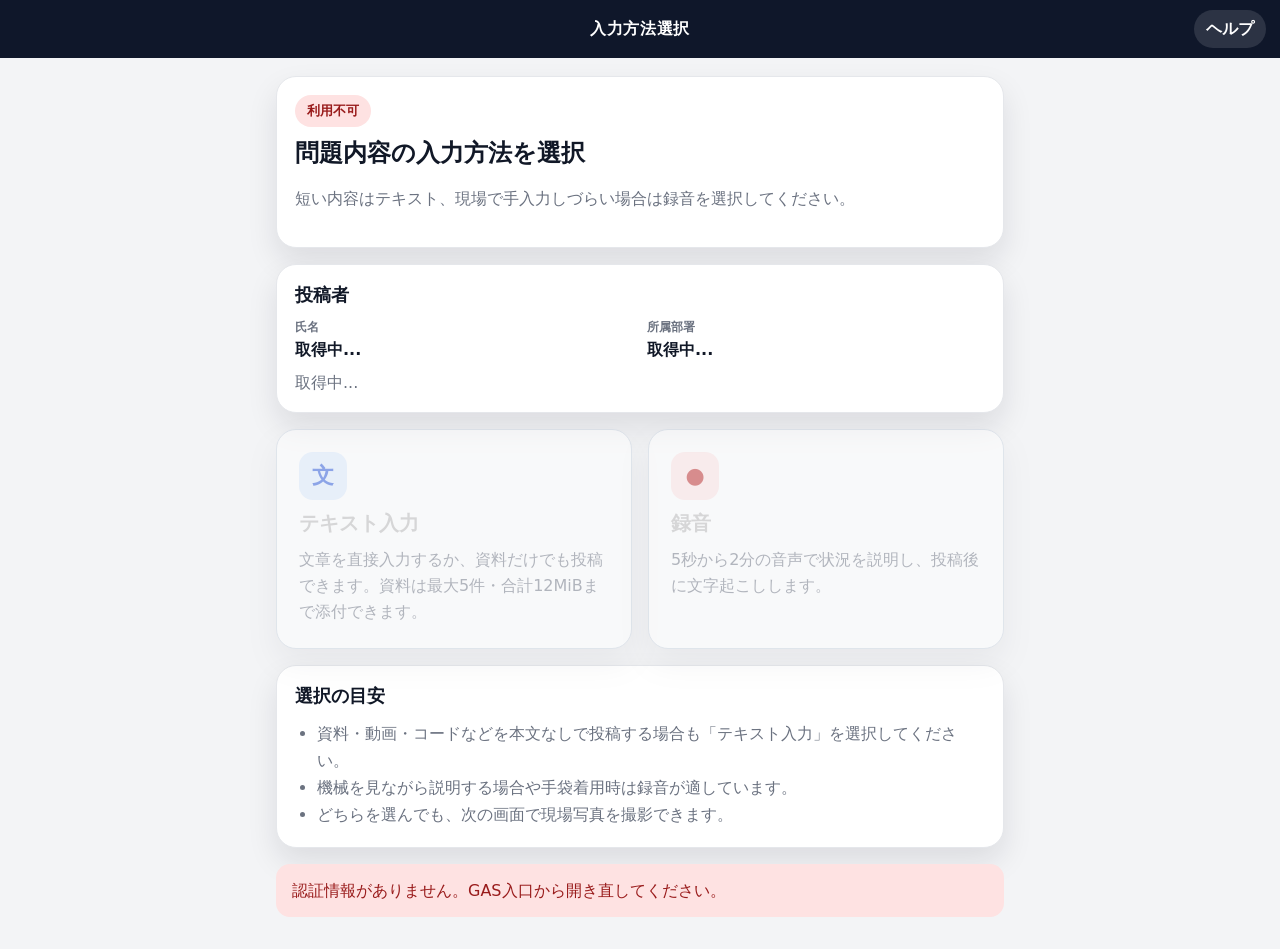
<file: docs/index.html>
<!doctype html>
<html lang="ja">
<head>
  <meta charset="UTF-8">
  <meta name="viewport" content="width=device-width, initial-scale=1.0">
  <meta http-equiv="refresh" content="0; url=./input.html">
  <title>KAIZEN VOICE</title>
</head>
<body>
  <p><a href="./input.html">入力方法選択画面を開く</a></p>
</body>
</html>
</file>
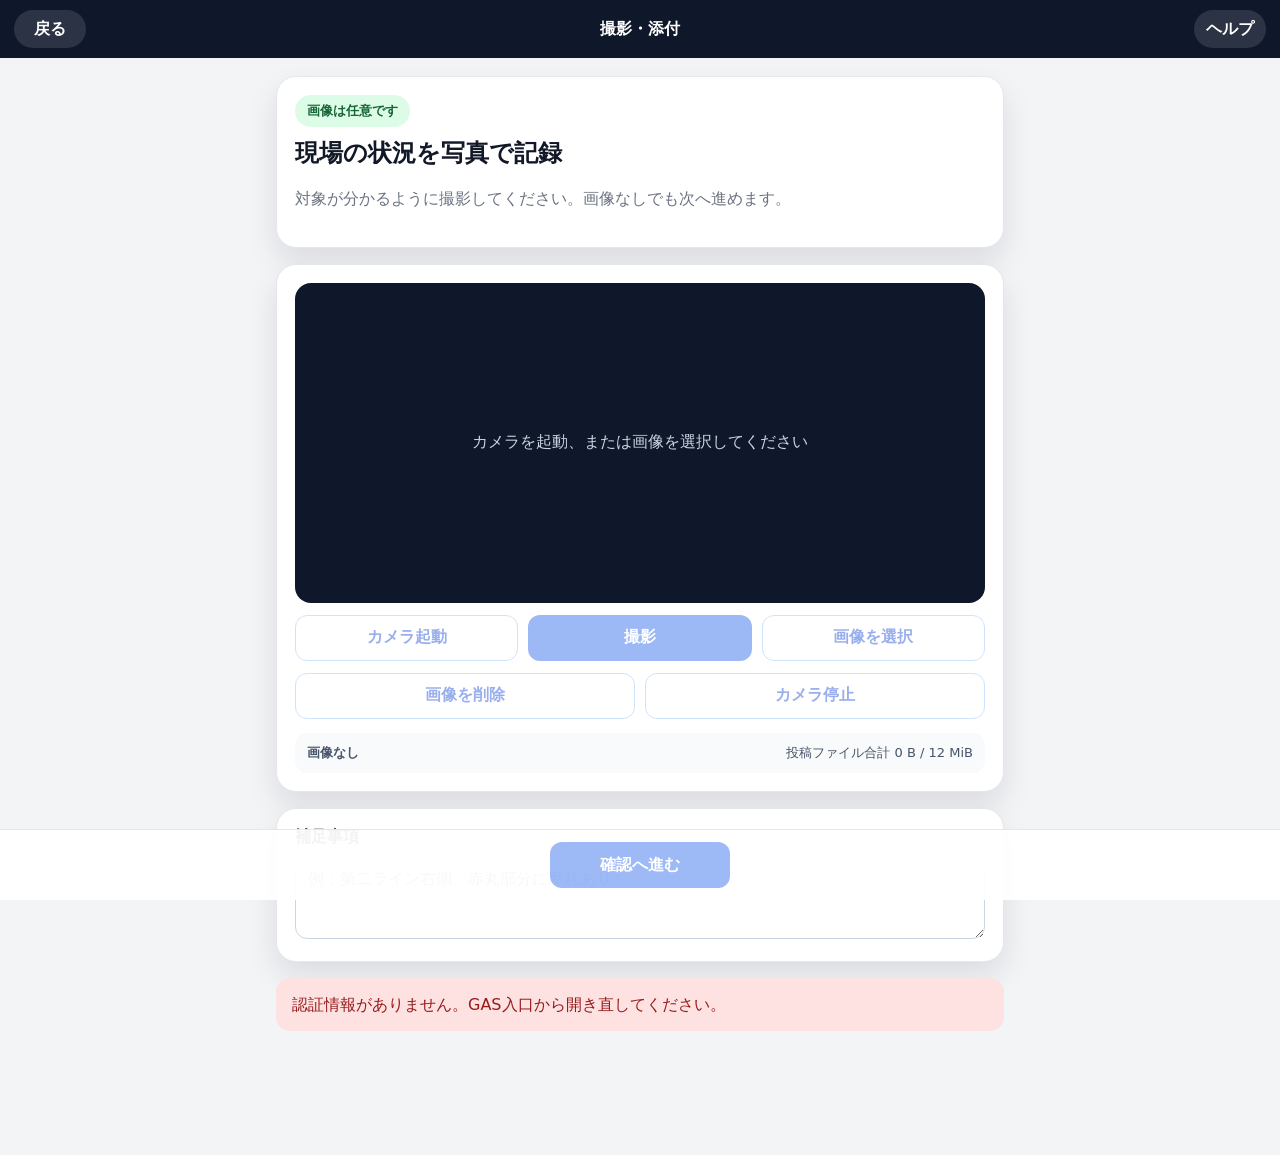
<file: docs/capture.html>
<!doctype html>
<html lang="ja">
<head>
  <meta charset="UTF-8">
  <meta
    name="viewport"
    content="width=device-width, initial-scale=1.0, viewport-fit=cover"
  >
  <title>撮影・添付</title>
  <link
    rel="stylesheet"
    href="./capture.css?v=workflow-v1712"
  >
</head>
<body>
  <div class="app-shell">
    <header class="top-bar">
      <button
        id="backButton"
        type="button"
        class="top-button"
      >
        戻る
      </button>
      <div class="top-title">撮影・添付</div>
      <button
        id="helpButton"
        type="button"
        class="top-button"
      >
        ヘルプ
      </button>
    </header>

    <main class="content">
      <section class="hero-card">
        <div
          id="cameraStatusBadge"
          class="status-badge status-ready"
        >
          画像は任意です
        </div>
        <h1>現場の状況を写真で記録</h1>
        <p>
          対象が分かるように撮影してください。画像なしでも次へ進めます。
        </p>
      </section>

      <section class="camera-card">
        <div class="preview-card">
          <video
            id="cameraVideo"
            autoplay
            playsinline
            muted
            class="hidden"
          ></video>
          <img
            id="imagePreview"
            alt="撮影画像プレビュー"
            class="hidden"
          >
          <div id="emptyPreview" class="empty-preview">
            カメラを起動、または画像を選択してください
          </div>
          <canvas id="captureCanvas" class="hidden"></canvas>
        </div>

        <div class="capture-controls">
          <button
            id="startCameraButton"
            type="button"
            class="secondary-button"
          >
            カメラ起動
          </button>
          <button
            id="captureButton"
            type="button"
            class="primary-button"
            disabled
          >
            撮影
          </button>
          <button
            id="fileSelectButton"
            type="button"
            class="secondary-button"
          >
            画像を選択
          </button>
        </div>

        <div class="sub-controls">
          <button
            id="resetImageButton"
            type="button"
            class="secondary-button"
            disabled
          >
            画像を削除
          </button>
          <button
            id="stopCameraButton"
            type="button"
            class="secondary-button"
            disabled
          >
            カメラ停止
          </button>
        </div>

        <input
          id="imageFileInput"
          type="file"
          accept=".jpg,.jpeg,.png,.webp,image/jpeg,image/png,image/webp"
          class="hidden"
        >

        <div class="image-info">
          <strong id="imageSizeText">画像なし</strong>
          <span id="totalUsageText">
            投稿ファイル合計 0 B / 12 MiB
          </span>
        </div>
      </section>

      <section class="memo-card">
        <label for="imageMemoInput">補足事項</label>
        <textarea
          id="imageMemoInput"
          rows="3"
          placeholder="例：第二ライン右側、赤丸部分に摩耗あり"
        ></textarea>
      </section>

      <div id="statusBox" class="status-box hidden"></div>
    </main>

    <footer class="bottom-actions">
      <button
        id="nextButton"
        type="button"
        class="primary-button"
      >
        確認へ進む
      </button>
    </footer>
  </div>

  <script src="./capture.js?v=workflow-v1911"></script>
</body>
</html>
</file>
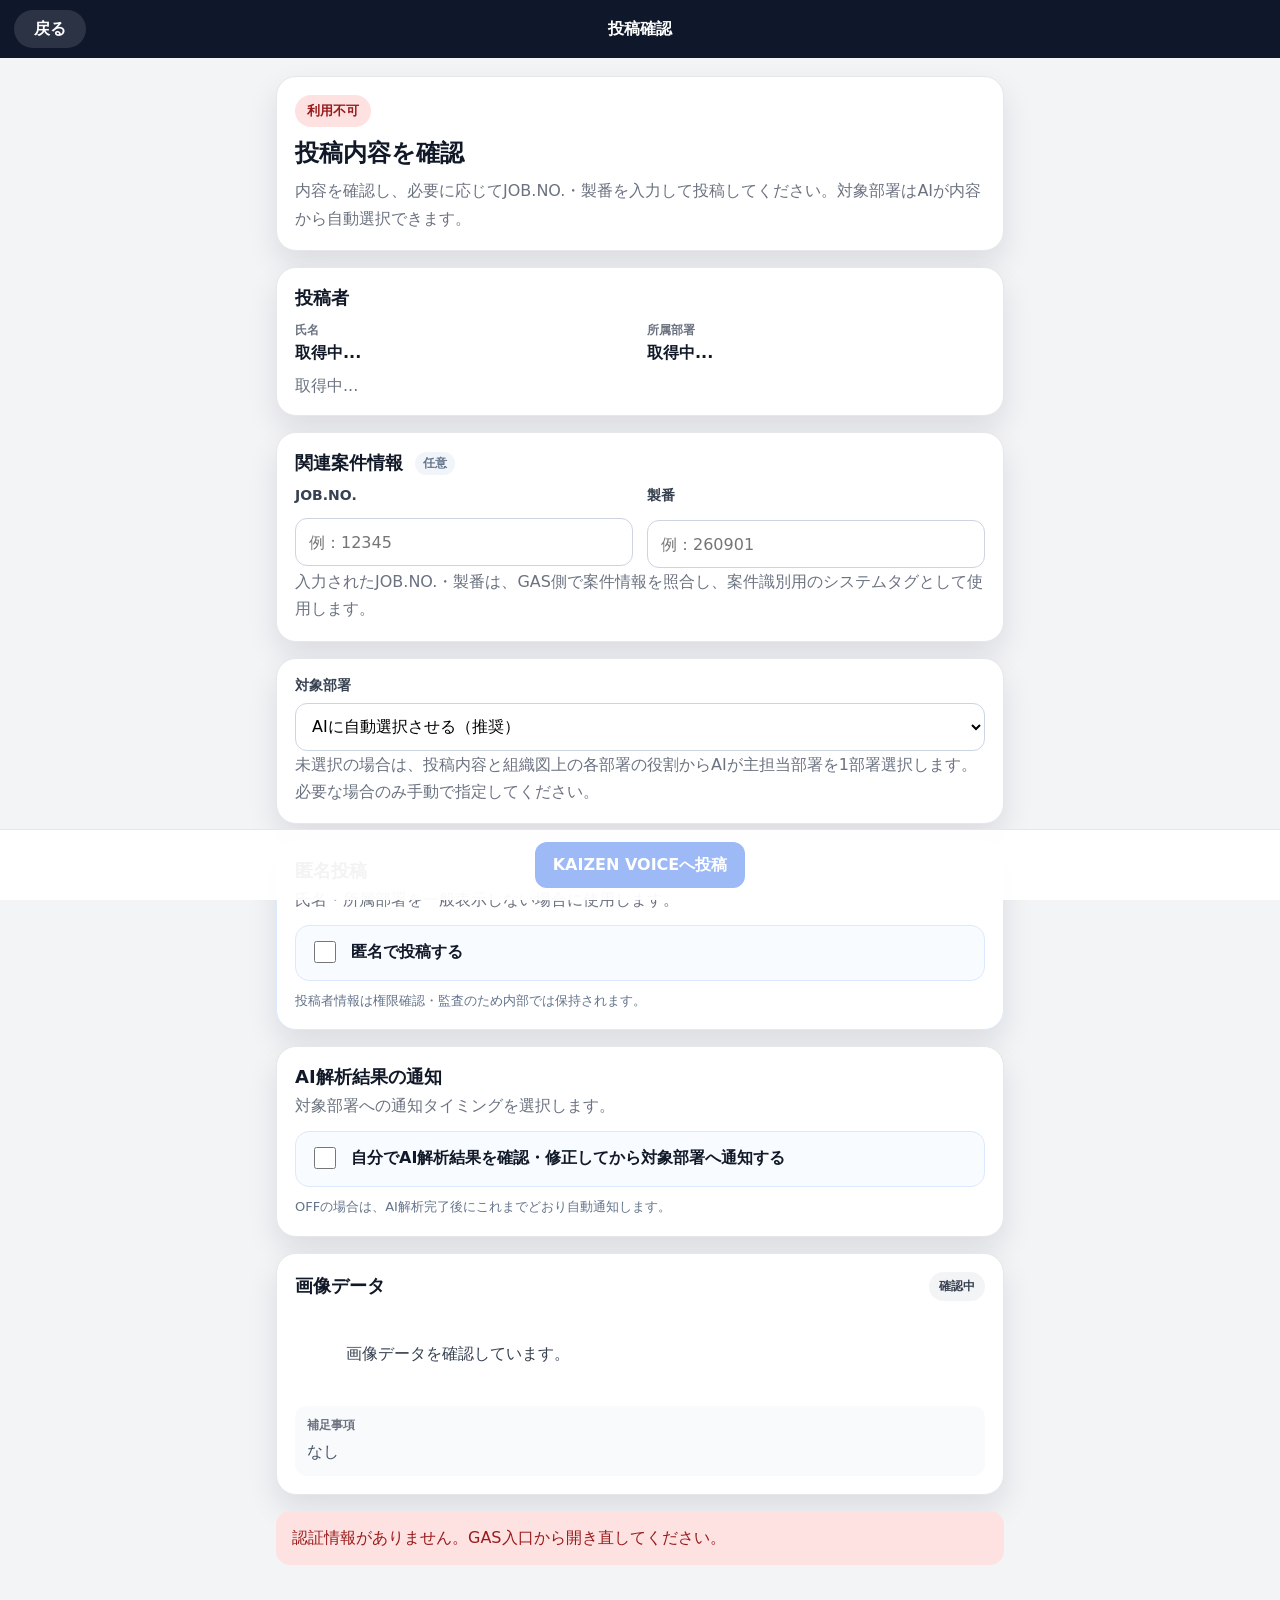
<file: docs/confirm.html>
<!doctype html>
<html lang="ja">
<head>
  <meta charset="UTF-8">
  <meta
    name="viewport"
    content="width=device-width, initial-scale=1.0, viewport-fit=cover"
  >
  <title>投稿確認</title>

  <script
    src="https://accounts.google.com/gsi/client"
    async
    defer
  ></script>

  <link
    rel="stylesheet"
    href="./confirm.css?v=workflow-v190"
  >

  <style>
    .return-button {
      width: 100%;
      margin-top: 12px;
    }

    .auto-return-text {
      margin: 10px 0 0;
      color: #6b7280;
      font-size: 13px;
      text-align: center;
    }
  </style>
</head>
<body>
  <div class="app-shell">
    <header class="top-bar">
      <button
        id="backButton"
        type="button"
        class="top-button"
      >
        戻る
      </button>
      <div class="top-title">投稿確認</div>
      <div class="top-spacer"></div>
    </header>

    <main class="content">
      <section class="hero-card">
        <div
          id="driveStatusBadge"
          class="status-badge status-info"
        >
          投稿時にDrive確認
        </div>
        <h1>投稿内容を確認</h1>
        <p>
          内容を確認し、必要に応じてJOB.NO.・製番を入力して投稿してください。対象部署はAIが内容から自動選択できます。
        </p>
      </section>

      <section class="form-card">
        <h2>投稿者</h2>
        <div class="info-grid">
          <div>
            <div class="label">氏名</div>
            <div id="submitterName" class="value">取得中...</div>
          </div>
          <div>
            <div class="label">所属部署</div>
            <div id="submitterDepartment" class="value">
              取得中...
            </div>
          </div>
        </div>
        <div class="email-line" id="submitterEmail">
          取得中...
        </div>
      </section>

      <section class="form-card case-info-card">
        <h2>関連案件情報 <span class="optional-label">任意</span></h2>
        <div class="case-input-grid">
          <label>
            <span class="field-label">JOB.NO.</span>
            <input id="jobNoInput" class="text-input" type="text" inputmode="text" autocomplete="off" maxlength="40" placeholder="例：12345">
          </label>
          <label>
            <span class="field-label">製番</span>
            <input id="serialNoInput" class="text-input" type="text" inputmode="text" autocomplete="off" maxlength="40" placeholder="例：260901">
          </label>
        </div>
        <p class="help-text">
          入力されたJOB.NO.・製番は、GAS側で案件情報を照合し、案件識別用のシステムタグとして使用します。
        </p>
      </section>

      <section class="form-card">
        <label for="targetDepartmentSelect" class="field-label">対象部署</label>
        <select id="targetDepartmentSelect" class="select-input">
          <option value="">AIに自動選択させる（推奨）</option>
        </select>
        <p class="help-text">
          未選択の場合は、投稿内容と組織図上の各部署の役割からAIが主担当部署を1部署選択します。必要な場合のみ手動で指定してください。
        </p>
      </section>

      <section class="selection-card anonymous-card">
        <div class="selection-header"><div><h2>匿名投稿</h2><p>氏名・所属部署を一般表示しない場合に使用します。</p></div></div>
        <label class="notification-toggle-row">
          <input id="anonymousPostToggle" type="checkbox">
          <span>匿名で投稿する</span>
        </label>
        <p id="anonymousPostHelp" class="selection-note">投稿者情報は権限確認・監査のため内部では保持されます。</p>
      </section>

      <section class="selection-card notification-mode-card">
        <div class="selection-header">
          <div>
            <h2>AI解析結果の通知</h2>
            <p>対象部署への通知タイミングを選択します。</p>
          </div>
        </div>
        <label class="notification-toggle-row">
          <input id="reviewBeforeNotifyToggle" type="checkbox">
          <span>自分でAI解析結果を確認・修正してから対象部署へ通知する</span>
        </label>
        <p id="notificationModeHelp" class="selection-note">OFFの場合は、AI解析完了後にこれまでどおり自動通知します。</p>
      </section>

      <section
        id="drivePermissionCard"
        class="drive-card hidden"
      >
        <h2>Google Driveの許可が必要です</h2>
        <p>
          投稿データをDriveへ保存するため、初回のみGoogle Driveの利用許可を行ってください。
        </p>
        <button
          id="authorizeDriveButton"
          type="button"
          class="secondary-button"
        >
          Google Driveを許可する
        </button>
      </section>

      <section
        id="textSummaryCard"
        class="summary-card hidden"
      >
        <div class="summary-header">
          <h2>入力内容</h2>
          <span id="textStatus" class="mini-badge">確認中</span>
        </div>
        <div id="textBodyPreview" class="text-preview">
          入力内容を確認しています。
        </div>
        <div class="memo-box">
          <div class="label">AI処理</div>
          <div class="memo-text">
            入力本文とAI解析対応の関連ファイルを解析します。AI解析対象外の形式は添付できません。ファイルのみの投稿にも対応します。
          </div>
        </div>
      </section>

      <section
        id="audioSummaryCard"
        class="summary-card hidden"
      >
        <div class="summary-header">
          <h2>録音データ</h2>
          <span id="audioStatus" class="mini-badge">確認中</span>
        </div>

        <div id="audioSummary" class="summary-body">
          録音データを確認しています。
        </div>

        <div class="audio-player">
          <button
            id="playAudioButton"
            type="button"
            class="secondary-button compact"
            disabled
          >
            再生
          </button>
          <span id="audioPlayStatus">未読込</span>
        </div>
        <audio id="audioPlayer" preload="metadata"></audio>

        <div class="memo-box">
          <div class="label">補足事項</div>
          <div id="audioMemoText" class="memo-text">なし</div>
        </div>
      </section>

      <section
        id="attachmentSummaryCard"
        class="summary-card hidden"
      >
        <div class="summary-header">
          <h2>関連ファイル</h2>
          <span id="attachmentStatus" class="mini-badge">
            0件
          </span>
        </div>
        <div id="attachmentSummary" class="summary-body">
          関連ファイルを確認しています。
        </div>
        <div
          id="attachmentList"
          class="attachment-summary-list"
        ></div>
      </section>

      <section class="summary-card">
        <div class="summary-header">
          <h2>画像データ</h2>
          <span id="imageStatus" class="mini-badge">確認中</span>
        </div>

        <div id="imageSummary" class="summary-body">
          画像データを確認しています。
        </div>

        <div
          id="imagePreviewWrap"
          class="image-preview-wrap hidden"
        >
          <img id="imagePreview" alt="投稿画像プレビュー">
        </div>

        <div class="memo-box">
          <div class="label">補足事項</div>
          <div id="imageMemoText" class="memo-text">なし</div>
        </div>
      </section>

      <section id="resultCard" class="result-card hidden">
        <h2>投稿完了</h2>
        <p>
          Google Driveへの保存とGASへの投稿完了通知を実行しました。
        </p>
        <a
          id="folderLink"
          class="folder-link"
          href="#"
          target="_blank"
          rel="noopener"
        >
          投稿フォルダを開く
        </a>
        <button
          id="returnToStartButton"
          type="button"
          class="secondary-button return-button"
        >
          最初の画面へ戻る
        </button>
        <p id="autoReturnText" class="auto-return-text">
          3秒後に最初の画面へ戻ります。
        </p>
      </section>

      <div id="statusBox" class="status-box hidden"></div>
    </main>

    <footer class="bottom-actions">
      <button
        id="uploadButton"
        type="button"
        class="primary-button"
        disabled
      >
        KAIZEN VOICEへ投稿
      </button>
    </footer>
  </div>

  <script src="./confirm.js?v=workflow-v1912"></script>
</body>
</html>
</file>
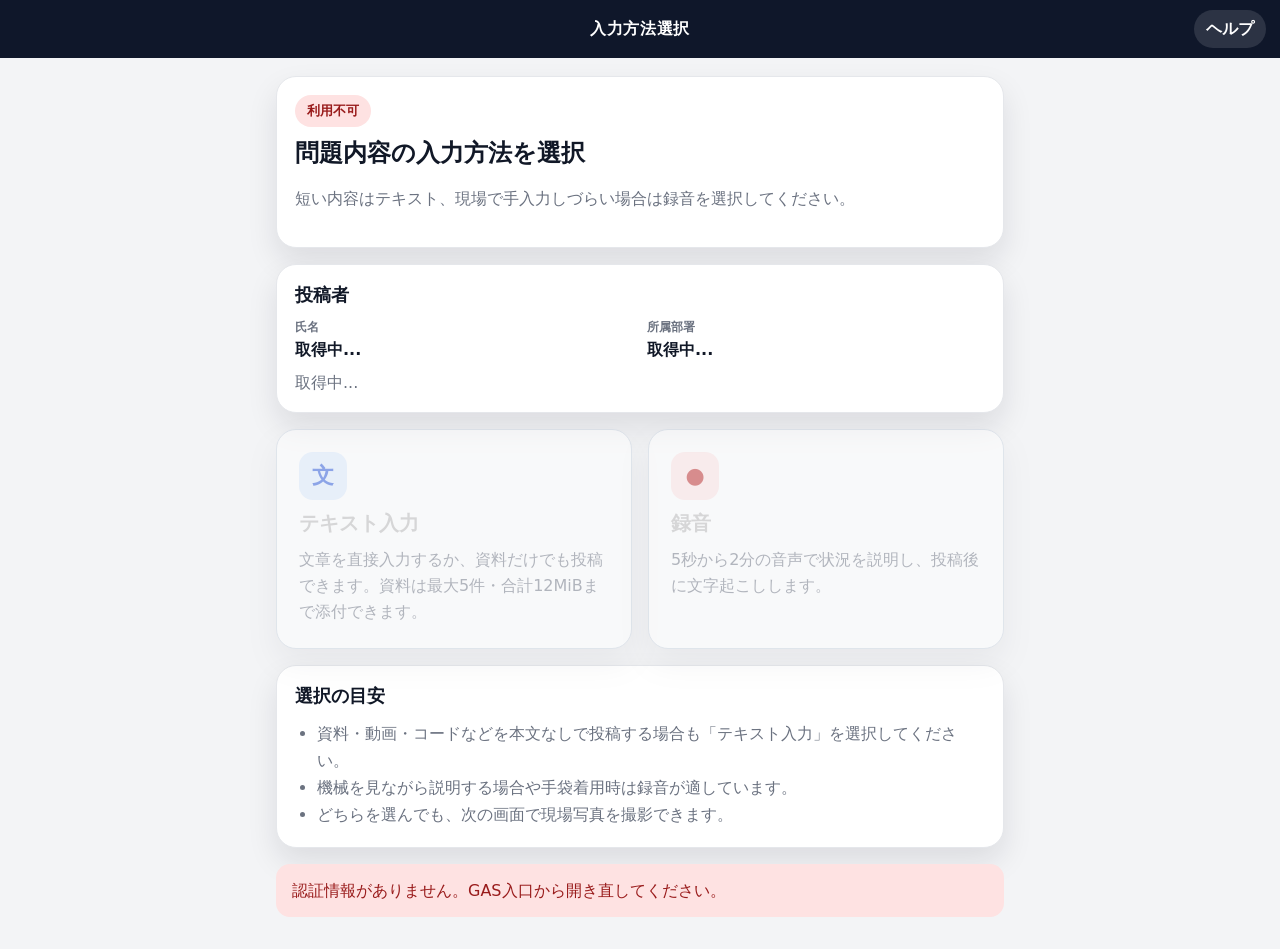
<file: docs/input.html>
<!doctype html>
<html lang="ja">
<head>
  <meta charset="UTF-8">
  <meta
    name="viewport"
    content="width=device-width, initial-scale=1.0, viewport-fit=cover"
  >
  <title>入力方法選択</title>
  <link
    rel="stylesheet"
    href="./input.css?v=workflow-v170"
  >
</head>
<body>
  <div class="app-shell">
    <header class="top-bar">
      <div class="top-spacer"></div>
      <div class="top-title">入力方法選択</div>
      <button
        id="helpButton"
        type="button"
        class="top-button"
      >
        ヘルプ
      </button>
    </header>

    <main class="content">
      <section class="hero-card">
        <div
          id="authStatusBadge"
          class="status-badge status-waiting"
        >
          利用者確認中
        </div>
        <h1>問題内容の入力方法を選択</h1>
        <p>
          短い内容はテキスト、現場で手入力しづらい場合は録音を選択してください。
        </p>
      </section>

      <section class="user-card">
        <h2>投稿者</h2>

        <div class="info-grid">
          <div>
            <div class="label">氏名</div>
            <div id="submitterName" class="value">取得中...</div>
          </div>

          <div>
            <div class="label">所属部署</div>
            <div id="submitterDepartment" class="value">取得中...</div>
          </div>
        </div>

        <div id="submitterEmail" class="email-line">
          取得中...
        </div>
      </section>

      <section class="choice-grid" aria-label="入力方法">
        <button
          id="textModeButton"
          type="button"
          class="choice-card"
          disabled
        >
          <span class="choice-icon" aria-hidden="true">文</span>
          <span class="choice-title">テキスト入力</span>
          <span class="choice-description">
            文章を直接入力するか、資料だけでも投稿できます。資料は最大5件・合計12MiBまで添付できます。
          </span>
        </button>

        <button
          id="audioModeButton"
          type="button"
          class="choice-card"
          disabled
        >
          <span
            class="choice-icon choice-icon-audio"
            aria-hidden="true"
          >
            ●
          </span>
          <span class="choice-title">録音</span>
          <span class="choice-description">
            5秒から2分の音声で状況を説明し、投稿後に文字起こしします。
          </span>
        </button>
      </section>

      <section class="tips-card">
        <h2>選択の目安</h2>
        <ul>
          <li>
            資料・動画・コードなどを本文なしで投稿する場合も「テキスト入力」を選択してください。
          </li>
          <li>
            機械を見ながら説明する場合や手袋着用時は録音が適しています。
          </li>
          <li>
            どちらを選んでも、次の画面で現場写真を撮影できます。
          </li>
        </ul>
      </section>

      <div id="statusBox" class="status-box hidden"></div>
    </main>
  </div>

  <script src="./input.js?v=workflow-v170"></script>
</body>
</html>
</file>
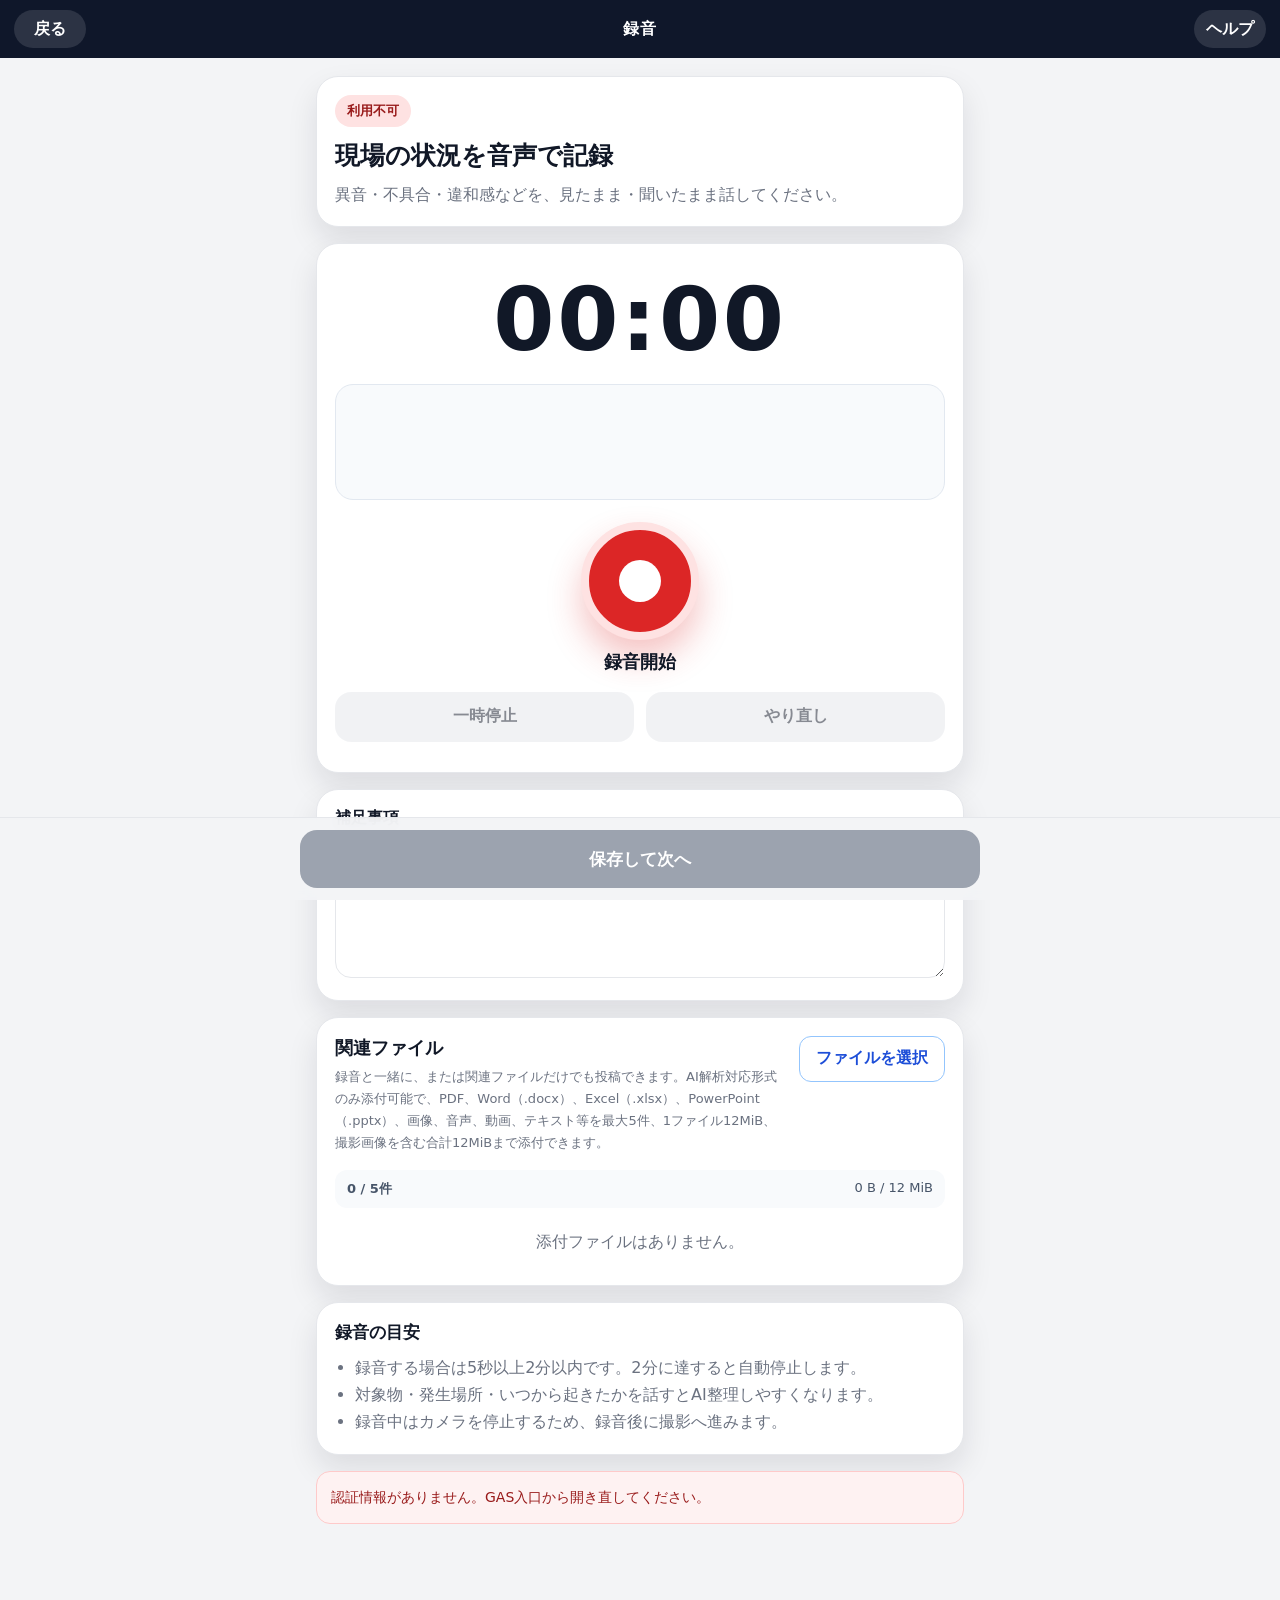
<file: docs/record.html>
<!doctype html>
<html lang="ja">
<head>
  <meta charset="UTF-8">
  <meta
    name="viewport"
    content="width=device-width, initial-scale=1.0, viewport-fit=cover"
  >
  <title>録音</title>
  <link
    rel="stylesheet"
    href="./record.css?v=workflow-v1712"
  >
</head>
<body>
  <div class="app-shell">
    <header class="top-bar">
      <button
        id="backButton"
        type="button"
        class="top-button"
      >
        戻る
      </button>
      <div class="top-title">録音</div>
      <button
        id="helpButton"
        type="button"
        class="top-button"
      >
        ヘルプ
      </button>
    </header>

    <main class="content">
      <section class="hero-card">
        <div
          id="recordStatusBadge"
          class="status-badge status-ready"
        >
          マイク準備中
        </div>
        <h1>現場の状況を音声で記録</h1>
        <p>
          異音・不具合・違和感などを、見たまま・聞いたまま話してください。
        </p>
      </section>

      <section class="recorder-card">
        <div id="timerText" class="timer">00:00</div>

        <div class="wave-wrap">
          <canvas
            id="waveCanvas"
            width="600"
            height="150"
            aria-label="録音波形"
          ></canvas>
        </div>

        <div class="main-control">
          <button
            id="recordButton"
            type="button"
            class="record-button"
            aria-label="録音開始"
          >
            <span id="recordIcon" class="record-icon"></span>
          </button>
          <div id="recordLabel" class="record-label">録音開始</div>
        </div>

        <div class="sub-controls">
          <button
            id="pauseButton"
            type="button"
            class="secondary-button"
            disabled
          >
            一時停止
          </button>
          <button
            id="resetButton"
            type="button"
            class="secondary-button"
            disabled
          >
            やり直し
          </button>
        </div>

        <div id="audioPreviewArea" class="audio-preview hidden">
          <div class="audio-player">
            <button
              id="playAudioButton"
              type="button"
              class="secondary-button compact"
              disabled
            >
              再生
            </button>
            <span id="audioPlayStatus">未録音</span>
          </div>
          <audio id="audioPlayer" preload="metadata"></audio>
        </div>
      </section>

      <section class="memo-card">
        <label for="audioMemoInput">補足事項</label>
        <textarea
          id="audioMemoInput"
          rows="4"
          placeholder="補足があれば入力してください。例：第二ライン右側、朝一から異音あり"
        ></textarea>
      </section>

      <section class="attachment-card">
        <div class="section-head">
          <div>
            <h2>関連ファイル</h2>
            <p>録音と一緒に、または関連ファイルだけでも投稿できます。AI解析対応形式のみ添付可能で、PDF、Word（.docx）、Excel（.xlsx）、PowerPoint（.pptx）、画像、音声、動画、テキスト等を最大5件、1ファイル12MiB、撮影画像を含む合計12MiBまで添付できます。</p>
          </div>
          <button id="selectAttachmentsButton" type="button" class="secondary-button">ファイルを選択</button>
        </div>
        <input id="attachmentFileInput" type="file" multiple class="hidden">
        <div class="usage-row"><strong id="attachmentCount">0 / 5件</strong><span id="attachmentUsage">0 B / 12 MiB</span></div>
        <div id="attachmentList" class="attachment-list"></div>
        <p id="attachmentEmpty" class="empty-message">添付ファイルはありません。</p>
      </section>

      <section class="tips-card">
        <h2>録音の目安</h2>
        <ul>
          <li>
            録音する場合は5秒以上2分以内です。2分に達すると自動停止します。
          </li>
          <li>
            対象物・発生場所・いつから起きたかを話すとAI整理しやすくなります。
          </li>
          <li>
            録音中はカメラを停止するため、録音後に撮影へ進みます。
          </li>
        </ul>
      </section>

      <div id="statusBox" class="status-box hidden"></div>
    </main>

    <footer class="bottom-actions">
      <button
        id="nextButton"
        type="button"
        class="primary-button"
        disabled
      >
        保存して次へ
      </button>
    </footer>
  </div>

  <script src="./record.js?v=workflow-v1913"></script>
</body>
</html>
</file>
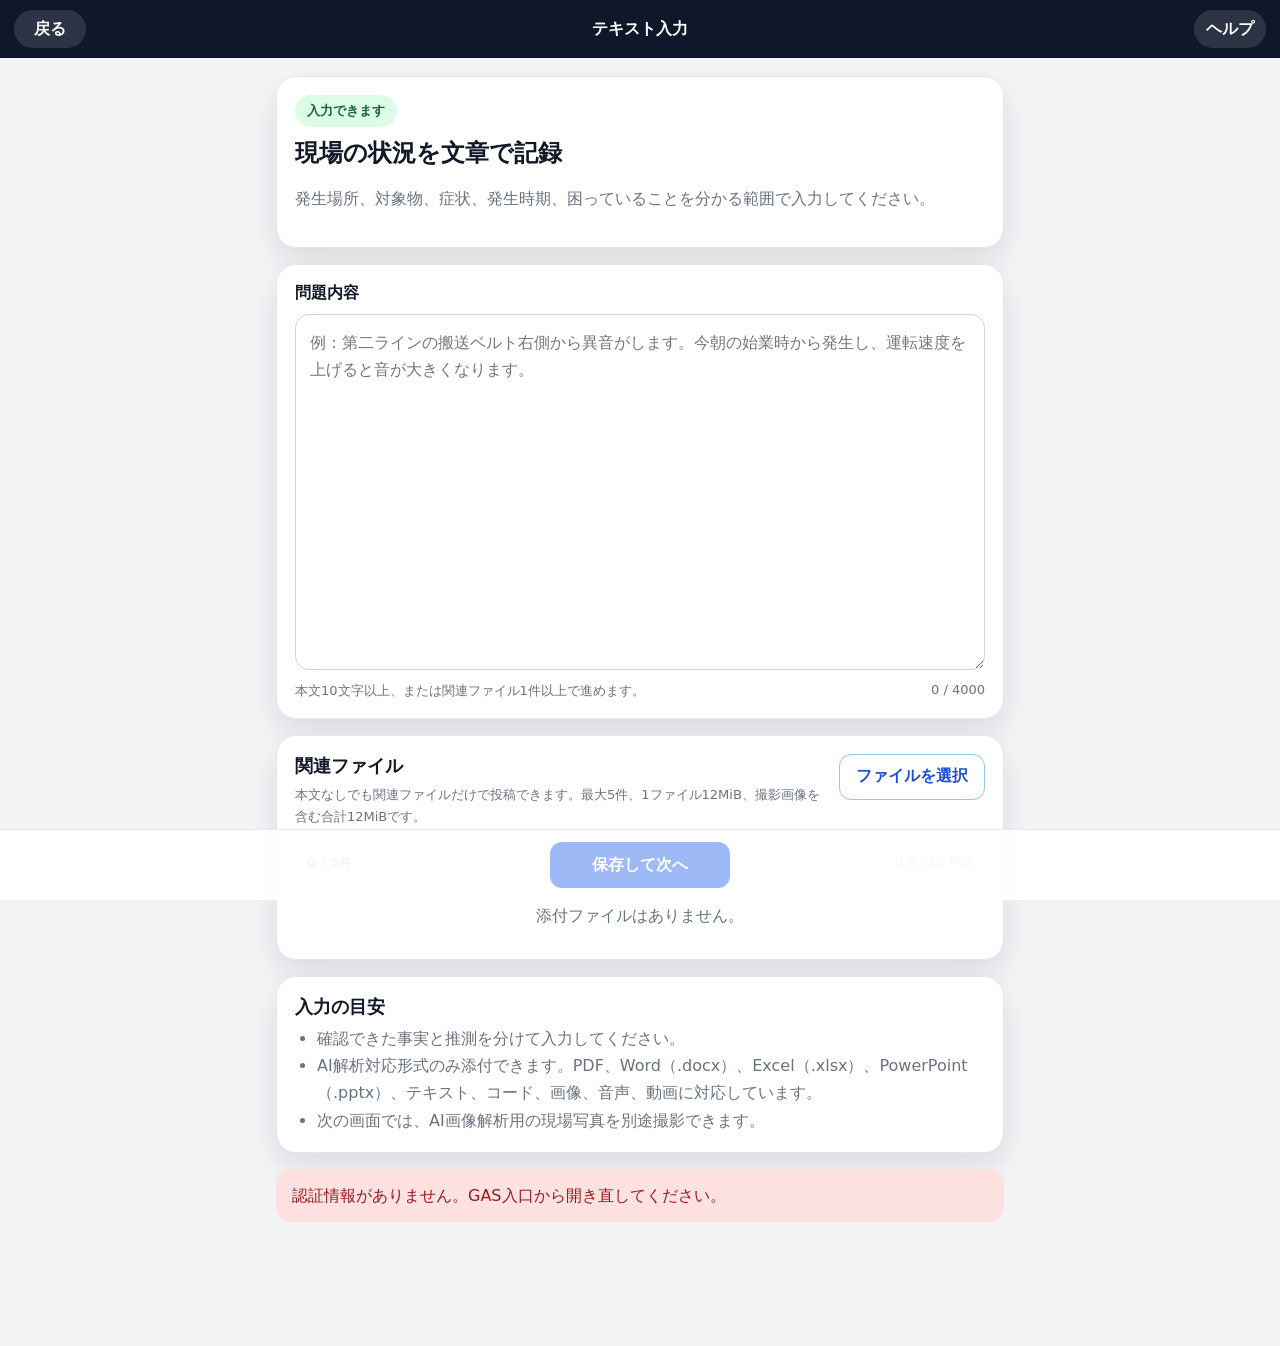
<file: docs/text.html>
<!doctype html>
<html lang="ja">
<head>
  <meta charset="UTF-8">
  <meta
    name="viewport"
    content="width=device-width, initial-scale=1.0, viewport-fit=cover"
  >
  <title>テキスト入力</title>
  <link
    rel="stylesheet"
    href="./text.css?v=workflow-v170"
  >
</head>
<body>
  <div class="app-shell">
    <header class="top-bar">
      <button
        id="backButton"
        type="button"
        class="top-button"
      >
        戻る
      </button>
      <div class="top-title">テキスト入力</div>
      <button
        id="helpButton"
        type="button"
        class="top-button"
      >
        ヘルプ
      </button>
    </header>

    <main class="content">
      <section class="hero-card">
        <div
          id="inputStatusBadge"
          class="status-badge status-ready"
        >
          入力できます
        </div>
        <h1>現場の状況を文章で記録</h1>
        <p>
          発生場所、対象物、症状、発生時期、困っていることを分かる範囲で入力してください。
        </p>
      </section>

      <section class="text-card">
        <label for="textBodyInput">問題内容</label>
        <textarea
          id="textBodyInput"
          rows="12"
          maxlength="4000"
          placeholder="例：第二ラインの搬送ベルト右側から異音がします。今朝の始業時から発生し、運転速度を上げると音が大きくなります。"
        ></textarea>

        <div class="text-footer">
          <span>本文10文字以上、または関連ファイル1件以上で進めます。</span>
          <span id="characterCount">0 / 4000</span>
        </div>
      </section>

      <section class="attachment-card">
        <div class="section-head">
          <div>
            <h2>関連ファイル</h2>
            <p>
              本文なしでも関連ファイルだけで投稿できます。最大5件、1ファイル12MiB、撮影画像を含む合計12MiBです。
            </p>
          </div>

          <button
            id="selectAttachmentsButton"
            type="button"
            class="secondary-button"
          >
            ファイルを選択
          </button>
        </div>

        <input
          id="attachmentFileInput"
          type="file"
          multiple
          class="hidden"
        >

        <div class="usage-row">
          <strong id="attachmentCount">0 / 5件</strong>
          <span id="attachmentUsage">0 B / 12 MiB</span>
        </div>

        <div id="attachmentList" class="attachment-list"></div>
        <p id="attachmentEmpty" class="empty-message">
          添付ファイルはありません。
        </p>
      </section>

      <section class="tips-card">
        <h2>入力の目安</h2>
        <ul>
          <li>確認できた事実と推測を分けて入力してください。</li>
          <li>
            AI解析対応形式のみ添付できます。PDF、Word（.docx）、Excel（.xlsx）、PowerPoint（.pptx）、テキスト、コード、画像、音声、動画に対応しています。
          </li>
          <li>
            次の画面では、AI画像解析用の現場写真を別途撮影できます。
          </li>
        </ul>
      </section>

      <div id="statusBox" class="status-box hidden"></div>
    </main>

    <footer class="bottom-actions">
      <button
        id="nextButton"
        type="button"
        class="primary-button"
        disabled
      >
        保存して次へ
      </button>
    </footer>
  </div>

  <script src="./text.js?v=workflow-v1911"></script>
</body>
</html>
</file>
<file: docs/capture.css>
:root {
  --bg: #f3f4f6;
  --card: #fff;
  --text: #111827;
  --muted: #6b7280;
  --border: #e5e7eb;
  --primary: #0f172a;
  --blue: #2563eb;
  --radius: 20px;
  --shadow: 0 14px 30px rgba(15, 23, 42, .10);
}

* {
  box-sizing: border-box;
}

html, body {
  margin: 0;
  min-height: 100%;
  background: var(--bg);
  color: var(--text);
  font-family: system-ui, -apple-system, BlinkMacSystemFont, "Segoe UI", sans-serif;
}

button, textarea {
  font: inherit;
}

.app-shell {
  min-height: 100vh;
  padding-bottom: calc(92px + env(safe-area-inset-bottom));
}

.top-bar {
  position: sticky;
  top: 0;
  z-index: 10;
  height: 58px;
  padding: env(safe-area-inset-top) 14px 0;
  background: var(--primary);
  color: #fff;
  display: grid;
  grid-template-columns: 72px 1fr 72px;
  align-items: center;
}

.top-button {
  min-height: 38px;
  border: 0;
  border-radius: 999px;
  background: rgba(255, 255, 255, .12);
  color: #fff;
  font-weight: 700;
}

.top-title {
  text-align: center;
  font-weight: 800;
}

.content {
  width: 100%;
  max-width: 760px;
  margin: 0 auto;
  padding: 18px 16px 32px;
}

.hero-card, .camera-card, .memo-card {
  background: #fff;
  border: 1px solid var(--border);
  border-radius: var(--radius);
  box-shadow: var(--shadow);
  padding: 18px;
  margin-bottom: 16px;
}

.hero-card h1 {
  font-size: 24px;
  line-height: 1.35;
  margin: 10px 0 8px;
}

.hero-card p {
  color: var(--muted);
  line-height: 1.7;
}

.status-badge {
  display: inline-flex;
  padding: 7px 12px;
  border-radius: 999px;
  font-size: 13px;
  font-weight: 800;
}

.status-ready {
  background: #dcfce7;
  color: #166534;
}

.status-error {
  background: #fee2e2;
  color: #991b1b;
}

.preview-card {
  position: relative;
  display: grid;
  place-items: center;
  min-height: 320px;
  border-radius: 16px;
  overflow: hidden;
  background: #0f172a;
}

.preview-card video, .preview-card img {
  width: 100%;
  max-height: 520px;
  object-fit: contain;
}

.empty-preview {
  color: #cbd5e1;
  text-align: center;
  padding: 24px;
}

.capture-controls, .sub-controls {
  display: grid;
  gap: 10px;
  margin-top: 12px;
}

.capture-controls {
  grid-template-columns: repeat(3, 1fr);
}

.sub-controls {
  grid-template-columns: repeat(2, 1fr);
}

.secondary-button, .primary-button {
  min-height: 46px;
  border-radius: 12px;
  padding: 10px 14px;
  font-weight: 800;
  cursor: pointer;
}

.secondary-button {
  background: #fff;
  color: #1d4ed8;
  border: 1px solid #93c5fd;
}

.primary-button {
  border: 0;
  background: var(--blue);
  color: #fff;
}

.primary-button:disabled, .secondary-button:disabled {
  opacity: .45;
  cursor: not-allowed;
}

.image-info {
  display: flex;
  justify-content: space-between;
  gap: 12px;
  margin-top: 14px;
  background: #f8fafc;
  border-radius: 12px;
  padding: 11px 12px;
  color: #475569;
  font-size: 13px;
}

.memo-card label {
  display: block;
  font-weight: 900;
  margin-bottom: 8px;
}

.memo-card textarea {
  width: 100%;
  border: 1px solid #cbd5e1;
  border-radius: 12px;
  padding: 12px;
  resize: vertical;
}

.bottom-actions {
  position: fixed;
  left: 0;
  right: 0;
  bottom: 0;
  z-index: 9;
  padding: 12px 16px calc(12px + env(safe-area-inset-bottom));
  background: rgba(255, 255, 255, .95);
  border-top: 1px solid var(--border);
  display: flex;
  justify-content: center;
}

.bottom-actions .primary-button {
  min-width: 180px;
}

.status-box {
  white-space: pre-wrap;
  border-radius: 14px;
  padding: 14px 16px;
  line-height: 1.6;
}

.status-box.info {
  background: #dbeafe;
  color: #1e40af;
}

.status-box.error {
  background: #fee2e2;
  color: #991b1b;
}

.status-box.success {
  background: #dcfce7;
  color: #166534;
}

.status-box.warning {
  background: #fef3c7;
  color: #92400e;
}

.hidden {
  display: none!important;
}

@media(max-width:640px) {
  .capture-controls {
    grid-template-columns: 1fr;
  }

  .image-info {
    flex-direction: column;
  }

  .preview-card {
    min-height: 240px;
  }

  .hero-card h1 {
    font-size: 22px;
  }

}

/* v1.6.3 responsive layer: smartphone / tablet / desktop */
html {
  -webkit-text-size-adjust: 100%;
}

body {
  overflow-x: hidden;
}

button,
a,
input,
select,
textarea {
  touch-action: manipulation;
}

@supports (min-height: 100dvh) {
  .app-shell {
    min-height: 100dvh;
  }
}

@media (min-width: 601px) and (max-width: 1024px) {
  .content {
    width: min(100%, 880px);
    max-width: 880px;
    padding-left: 22px;
    padding-right: 22px;
  }

  .top-button,
  .primary-button,
  .secondary-button,
  .choice-card {
    min-height: 48px;
  }
}

@media (max-width: 600px) {
  .top-bar {
    height: auto;
    min-height: calc(58px + env(safe-area-inset-top));
    padding-top: env(safe-area-inset-top);
    grid-template-columns: 68px minmax(0, 1fr) 68px;
  }

  .top-button {
    min-height: 44px;
    padding-left: 8px;
    padding-right: 8px;
  }

  .content {
    padding-left: calc(12px + env(safe-area-inset-left));
    padding-right: calc(12px + env(safe-area-inset-right));
  }

  input,
  select,
  textarea {
    font-size: 16px;
  }

  .primary-button,
  .secondary-button,
  .choice-card {
    min-height: 48px;
  }

  .bottom-actions {
    padding-right: calc(12px + env(safe-area-inset-right));
    padding-left: calc(12px + env(safe-area-inset-left));
  }

  .bottom-actions .primary-button,
  .primary-button {
    width: 100%;
    min-width: 0;
  }
}

@media (max-width: 380px) {
  .top-bar {
    grid-template-columns: 62px minmax(0, 1fr) 62px;
  }

  .top-title {
    font-size: 14px;
  }

  .top-button {
    font-size: 13px;
  }
}

@media (hover: none), (pointer: coarse) {
  .choice-card:hover:not(:disabled) {
    transform: none;
  }
}

@media (min-width: 601px) and (max-width: 1024px) {
  .capture-controls {
    grid-template-columns: repeat(3, minmax(0, 1fr));
  }
}

@media (max-width: 600px) {
  .hero-card,
  .camera-card,
  .memo-card,
  .tips-card {
    padding: 15px;
    border-radius: 17px;
  }

  .capture-controls,
  .sub-controls {
    grid-template-columns: 1fr;
  }

  .preview-card {
    min-height: 220px;
  }
}
</file>
<file: docs/confirm.css>
:root {
  --bg: #f3f4f6;
  --card: #fff;
  --text: #111827;
  --muted: #6b7280;
  --border: #e5e7eb;
  --primary: #0f172a;
  --blue: #2563eb;
  --radius: 20px;
  --shadow: 0 14px 30px rgba(15, 23, 42, .10);
}

* {
  box-sizing: border-box;
}

html, body {
  margin: 0;
  min-height: 100%;
  background: var(--bg);
  color: var(--text);
  font-family: system-ui, -apple-system, BlinkMacSystemFont, "Segoe UI", sans-serif;
}

button, select {
  font: inherit;
}

.app-shell {
  min-height: 100vh;
  padding-bottom: calc(94px + env(safe-area-inset-bottom));
}

.top-bar {
  position: sticky;
  top: 0;
  z-index: 10;
  height: 58px;
  padding: env(safe-area-inset-top) 14px 0;
  background: var(--primary);
  color: #fff;
  display: grid;
  grid-template-columns: 72px 1fr 72px;
  align-items: center;
}

.top-button {
  min-height: 38px;
  border: 0;
  border-radius: 999px;
  background: rgba(255, 255, 255, .12);
  color: #fff;
  font-weight: 700;
}

.top-title {
  text-align: center;
  font-weight: 800;
}

.top-spacer {
  width: 72px;
}

.content {
  width: 100%;
  max-width: 760px;
  margin: 0 auto;
  padding: 18px 16px 32px;
}

.hero-card, .form-card, .summary-card, .drive-card, .result-card, .selection-card {
  background: var(--card);
  border: 1px solid var(--border);
  border-radius: var(--radius);
  box-shadow: var(--shadow);
  padding: 18px;
  margin-bottom: 16px;
}

.hero-card h1 {
  margin: 10px 0 8px;
  font-size: 24px;
  line-height: 1.35;
}

.hero-card p, .drive-card p, .result-card p, .help-text {
  margin: 0;
  color: var(--muted);
  line-height: 1.7;
}

.status-badge, .mini-badge {
  display: inline-flex;
  align-items: center;
  justify-content: center;
  border-radius: 999px;
  font-weight: 800;
}

.status-badge {
  min-height: 30px;
  padding: 7px 12px;
  font-size: 13px;
}

.mini-badge {
  min-height: 26px;
  padding: 6px 10px;
  font-size: 12px;
  background: #f3f4f6;
  color: #374151;
}

.status-info {
  background: #dbeafe;
  color: #1e40af;
}

.status-ready {
  background: #dcfce7;
  color: #166534;
}

.status-error {
  background: #fee2e2;
  color: #991b1b;
}

.form-card h2, .summary-card h2, .drive-card h2, .result-card h2, .selection-card h2 {
  font-size: 18px;
  margin: 0 0 12px;
}

.info-grid {
  display: grid;
  grid-template-columns: 1fr 1fr;
  gap: 14px;
}

.label, .field-label {
  font-size: 12px;
  color: var(--muted);
  font-weight: 800;
}

.field-label {
  display: block;
  margin-bottom: 8px;
  font-size: 14px;
  color: #374151;
}

.value {
  margin-top: 4px;
  font-weight: 800;
}

.email-line {
  margin-top: 12px;
  color: var(--muted);
  overflow-wrap: anywhere;
}

.select-input {
  width: 100%;
  min-height: 48px;
  border: 1px solid #cbd5e1;
  border-radius: 12px;
  padding: 10px 12px;
  background: #fff;
}

.summary-header {
  display: flex;
  align-items: center;
  justify-content: space-between;
  gap: 12px;
  margin-bottom: 12px;
}

.summary-header h2 {
  margin: 0;
}

.summary-body, .text-preview {
  white-space: pre-wrap;
  overflow-wrap: anywhere;
  line-height: 1.7;
  color: #374151;
}

.text-preview {
  max-height: 300px;
  overflow: auto;
  background: #f8fafc;
  border-radius: 12px;
  padding: 12px;
}

.memo-box {
  margin-top: 12px;
  background: #f8fafc;
  border-radius: 12px;
  padding: 11px 12px;
}

.memo-text {
  margin-top: 5px;
  white-space: pre-wrap;
  color: #475569;
  line-height: 1.6;
}

.audio-player {
  display: flex;
  align-items: center;
  gap: 12px;
  margin-top: 12px;
}

.image-preview-wrap {
  margin-top: 12px;
  border-radius: 14px;
  overflow: hidden;
  background: #0f172a;
}

.image-preview-wrap img {
  display: block;
  width: 100%;
  max-height: 420px;
  object-fit: contain;
}

.attachment-summary-list {
  display: grid;
  gap: 8px;
  margin-top: 12px;
}

.attachment-summary-item {
  display: flex;
  justify-content: space-between;
  gap: 12px;
  align-items: flex-start;
  border: 1px solid var(--border);
  border-radius: 11px;
  padding: 10px 12px;
}

.attachment-summary-item strong {
  overflow-wrap: anywhere;
}

.attachment-summary-item span {
  font-size: 12px;
  color: var(--muted);
  white-space: nowrap;
}

.secondary-button, .primary-button, .folder-link {
  display: inline-flex;
  align-items: center;
  justify-content: center;
  min-height: 46px;
  border-radius: 12px;
  padding: 11px 16px;
  font-weight: 800;
  text-decoration: none;
  cursor: pointer;
}

.secondary-button {
  background: #fff;
  color: #1d4ed8;
  border: 1px solid #93c5fd;
}

.primary-button {
  border: 0;
  background: var(--blue);
  color: #fff;
  min-width: 210px;
}

.compact {
  min-height: 40px;
  padding: 8px 13px;
}

.primary-button:disabled, .secondary-button:disabled {
  opacity: .45;
  cursor: not-allowed;
}

.folder-link {
  width: 100%;
  margin-top: 10px;
  background: #dbeafe;
  color: #1d4ed8;
}

.return-button {
  width: 100%;
  margin-top: 12px;
}

.auto-return-text {
  margin: 10px 0 0;
  text-align: center;
  font-size: 13px;
  color: var(--muted);
}

.bottom-actions {
  position: fixed;
  left: 0;
  right: 0;
  bottom: 0;
  z-index: 9;
  padding: 12px 16px calc(12px + env(safe-area-inset-bottom));
  background: rgba(255, 255, 255, .95);
  border-top: 1px solid var(--border);
  display: flex;
  justify-content: center;
}

.status-box {
  white-space: pre-wrap;
  border-radius: 14px;
  padding: 14px 16px;
  line-height: 1.6;
}

.status-box.info {
  background: #dbeafe;
  color: #1e40af;
}

.status-box.error {
  background: #fee2e2;
  color: #991b1b;
}

.status-box.success {
  background: #dcfce7;
  color: #166534;
}

.status-box.warning {
  background: #fef3c7;
  color: #92400e;
}

.hidden {
  display: none!important;
}

@media(max-width:640px) {
  .info-grid {
    grid-template-columns: 1fr;
  }

  .attachment-summary-item {
    flex-direction: column;
  }

  .attachment-summary-item span {
    white-space: normal;
  }

  .hero-card h1 {
    font-size: 22px;
  }

}

/* v1.6.3 responsive layer: smartphone / tablet / desktop */
html {
  -webkit-text-size-adjust: 100%;
}

body {
  overflow-x: hidden;
}

button,
a,
input,
select,
textarea {
  touch-action: manipulation;
}

@supports (min-height: 100dvh) {
  .app-shell {
    min-height: 100dvh;
  }
}

@media (min-width: 601px) and (max-width: 1024px) {
  .content {
    width: min(100%, 880px);
    max-width: 880px;
    padding-left: 22px;
    padding-right: 22px;
  }

  .top-button,
  .primary-button,
  .secondary-button,
  .choice-card {
    min-height: 48px;
  }
}

@media (max-width: 600px) {
  .top-bar {
    height: auto;
    min-height: calc(58px + env(safe-area-inset-top));
    padding-top: env(safe-area-inset-top);
    grid-template-columns: 68px minmax(0, 1fr) 68px;
  }

  .top-button {
    min-height: 44px;
    padding-left: 8px;
    padding-right: 8px;
  }

  .content {
    padding-left: calc(12px + env(safe-area-inset-left));
    padding-right: calc(12px + env(safe-area-inset-right));
  }

  input,
  select,
  textarea {
    font-size: 16px;
  }

  .primary-button,
  .secondary-button,
  .choice-card {
    min-height: 48px;
  }

  .bottom-actions {
    padding-right: calc(12px + env(safe-area-inset-right));
    padding-left: calc(12px + env(safe-area-inset-left));
  }

  .bottom-actions .primary-button,
  .primary-button {
    width: 100%;
    min-width: 0;
  }
}

@media (max-width: 380px) {
  .top-bar {
    grid-template-columns: 62px minmax(0, 1fr) 62px;
  }

  .top-title {
    font-size: 14px;
  }

  .top-button {
    font-size: 13px;
  }
}

@media (hover: none), (pointer: coarse) {
  .choice-card:hover:not(:disabled) {
    transform: none;
  }
}

@media (min-width: 601px) and (max-width: 1024px) {
  .info-grid {
    grid-template-columns: repeat(2, minmax(0, 1fr));
  }
}

@media (max-width: 600px) {
  .hero-card,
  .summary-card,
  .attachment-card,
  .result-card,
  .tips-card {
    padding: 15px;
    border-radius: 17px;
  }

  .info-grid {
    grid-template-columns: 1fr;
  }

  .attachment-summary-item {
    align-items: flex-start;
    flex-direction: column;
  }
}


/* v1.7.0 AI notification mode */
.notification-toggle-row { display:flex; gap:12px; align-items:flex-start; padding:14px; border:1px solid #dbeafe; border-radius:14px; background:#f8fbff; font-weight:800; line-height:1.5; }
.notification-toggle-row input { width:22px; height:22px; margin-top:1px; flex:0 0 auto; }
.selection-note { margin:10px 0 0; color:#64748b; font-size:13px; line-height:1.6; }


/* v1.9.0 related case / anonymous */
.case-input-grid { display:grid; grid-template-columns:repeat(2,minmax(0,1fr)); gap:14px; margin-top:12px; }
.case-input-grid label { display:flex; flex-direction:column; gap:7px; }
.text-input { width:100%; min-height:48px; box-sizing:border-box; border:1px solid #cbd5e1; border-radius:12px; padding:11px 13px; background:#fff; color:#0f172a; font:inherit; }
.text-input:focus { outline:3px solid rgba(37,99,235,.12); border-color:#60a5fa; }
.optional-label { display:inline-flex; margin-left:6px; padding:3px 8px; border-radius:999px; background:#f1f5f9; color:#64748b; font-size:12px; vertical-align:middle; }
.anonymous-card { border-color:#dbeafe; }
@media (max-width:600px) { .case-input-grid { grid-template-columns:1fr 1fr; gap:10px; } .text-input { min-height:46px; } }

.selection-header h2 { margin-bottom:4px; }
.selection-header p { margin:0 0 12px; color:var(--muted); line-height:1.6; }
</file>
<file: docs/input.css>
:root {
  --bg: #f3f4f6;
  --card: #fff;
  --text: #111827;
  --muted: #6b7280;
  --border: #e5e7eb;
  --primary: #0f172a;
  --blue: #2563eb;
  --radius: 20px;
  --shadow: 0 14px 30px rgba(15, 23, 42, .10);
}

* {
  box-sizing: border-box;
}

html, body {
  margin: 0;
  min-height: 100%;
  background: var(--bg);
  color: var(--text);
  font-family: system-ui, -apple-system, BlinkMacSystemFont, "Segoe UI", sans-serif;
}

button {
  font: inherit;
}

.app-shell {
  min-height: 100vh;
}

.top-bar {
  position: sticky;
  top: 0;
  z-index: 10;
  height: 58px;
  padding: env(safe-area-inset-top) 14px 0;
  background: var(--primary);
  color: #fff;
  display: grid;
  grid-template-columns: 72px 1fr 72px;
  align-items: center;
}

.top-title {
  text-align: center;
  font-weight: 800;
  letter-spacing: .04em;
}

.top-spacer {
  width: 72px;
}

.top-button {
  min-height: 38px;
  border: 0;
  border-radius: 999px;
  background: rgba(255, 255, 255, .12);
  color: #fff;
  font-weight: 700;
}

.content {
  width: 100%;
  max-width: 760px;
  margin: 0 auto;
  padding: 18px 16px 32px;
}

.hero-card, .user-card, .tips-card {
  background: var(--card);
  border: 1px solid var(--border);
  border-radius: var(--radius);
  box-shadow: var(--shadow);
  padding: 18px;
  margin-bottom: 16px;
}

.hero-card h1 {
  font-size: 24px;
  line-height: 1.35;
  margin: 10px 0 8px;
}

.hero-card p, .tips-card li {
  color: var(--muted);
  line-height: 1.7;
}

.status-badge {
  display: inline-flex;
  padding: 7px 12px;
  border-radius: 999px;
  font-size: 13px;
  font-weight: 800;
}

.status-waiting {
  background: #fef3c7;
  color: #92400e;
}

.status-ready {
  background: #dcfce7;
  color: #166534;
}

.status-error {
  background: #fee2e2;
  color: #991b1b;
}

.info-grid {
  display: grid;
  grid-template-columns: 1fr 1fr;
  gap: 14px;
}

.label {
  font-size: 12px;
  color: var(--muted);
  font-weight: 700;
}

.value {
  margin-top: 4px;
  font-weight: 800;
}

.email-line {
  margin-top: 12px;
  color: var(--muted);
  overflow-wrap: anywhere;
}

.choice-grid {
  display: grid;
  grid-template-columns: 1fr 1fr;
  gap: 16px;
  margin-bottom: 16px;
}

.choice-card {
  min-height: 190px;
  padding: 22px;
  border: 1px solid #cbd5e1;
  border-radius: 20px;
  background: #fff;
  box-shadow: var(--shadow);
  text-align: left;
  display: flex;
  flex-direction: column;
  gap: 10px;
  cursor: pointer;
}

.choice-card:hover:not(:disabled) {
  border-color: #60a5fa;
  transform: translateY(-1px);
}

.choice-card:disabled {
  opacity: .48;
  cursor: not-allowed;
}

.choice-icon {
  width: 48px;
  height: 48px;
  border-radius: 14px;
  background: #dbeafe;
  color: #1d4ed8;
  display: grid;
  place-items: center;
  font-size: 22px;
  font-weight: 900;
}

.choice-icon-audio {
  background: #fee2e2;
  color: #b91c1c;
}

.choice-title {
  font-size: 20px;
  font-weight: 900;
}

.choice-description {
  color: var(--muted);
  line-height: 1.65;
}

.tips-card h2, .user-card h2 {
  margin: 0 0 12px;
  font-size: 18px;
}

.tips-card ul {
  margin: 0;
  padding-left: 22px;
}

.status-box {
  white-space: pre-wrap;
  border-radius: 14px;
  padding: 14px 16px;
  line-height: 1.6;
}

.status-box.info {
  background: #dbeafe;
  color: #1e40af;
}

.status-box.error {
  background: #fee2e2;
  color: #991b1b;
}

.status-box.success {
  background: #dcfce7;
  color: #166534;
}

.hidden {
  display: none!important;
}

@media(max-width:640px) {
  .choice-grid, .info-grid {
    grid-template-columns: 1fr;
  }

  .choice-card {
    min-height: 150px;
  }

  .hero-card h1 {
    font-size: 22px;
  }

}

/* v1.6.3 responsive layer: smartphone / tablet / desktop */
html {
  -webkit-text-size-adjust: 100%;
}

body {
  overflow-x: hidden;
}

button,
a,
input,
select,
textarea {
  touch-action: manipulation;
}

@supports (min-height: 100dvh) {
  .app-shell {
    min-height: 100dvh;
  }
}

@media (min-width: 601px) and (max-width: 1024px) {
  .content {
    width: min(100%, 880px);
    max-width: 880px;
    padding-left: 22px;
    padding-right: 22px;
  }

  .top-button,
  .primary-button,
  .secondary-button,
  .choice-card {
    min-height: 48px;
  }
}

@media (max-width: 600px) {
  .top-bar {
    height: auto;
    min-height: calc(58px + env(safe-area-inset-top));
    padding-top: env(safe-area-inset-top);
    grid-template-columns: 68px minmax(0, 1fr) 68px;
  }

  .top-button {
    min-height: 44px;
    padding-left: 8px;
    padding-right: 8px;
  }

  .content {
    padding-left: calc(12px + env(safe-area-inset-left));
    padding-right: calc(12px + env(safe-area-inset-right));
  }

  input,
  select,
  textarea {
    font-size: 16px;
  }

  .primary-button,
  .secondary-button,
  .choice-card {
    min-height: 48px;
  }

  .bottom-actions {
    padding-right: calc(12px + env(safe-area-inset-right));
    padding-left: calc(12px + env(safe-area-inset-left));
  }

  .bottom-actions .primary-button,
  .primary-button {
    width: 100%;
    min-width: 0;
  }
}

@media (max-width: 380px) {
  .top-bar {
    grid-template-columns: 62px minmax(0, 1fr) 62px;
  }

  .top-title {
    font-size: 14px;
  }

  .top-button {
    font-size: 13px;
  }
}

@media (hover: none), (pointer: coarse) {
  .choice-card:hover:not(:disabled) {
    transform: none;
  }
}

@media (min-width: 601px) and (max-width: 1024px) {
  .choice-grid,
  .info-grid {
    grid-template-columns: repeat(2, minmax(0, 1fr));
  }
}

@media (max-width: 600px) {
  .choice-grid,
  .info-grid {
    grid-template-columns: 1fr;
  }

  .choice-card {
    min-height: 142px;
    padding: 18px;
  }
}
</file>
<file: docs/record.css>
:root {
  --bg: #f3f4f6;
  --card: #ffffff;
  --text: #111827;
  --muted: #6b7280;
  --border: #e5e7eb;
  --primary: #0f172a;
  --danger: #dc2626;
  --success: #16a34a;
  --warning: #d97706;
  --radius: 22px;
  --shadow: 0 14px 30px rgba(15, 23, 42, 0.10);
}

* {
  box-sizing: border-box;
}

html,
body {
  margin: 0;
  min-height: 100%;
  background: var(--bg);
  color: var(--text);
  font-family: system-ui, -apple-system, BlinkMacSystemFont, "Segoe UI", sans-serif;
}

button,
textarea {
  font: inherit;
}

.app-shell {
  min-height: 100vh;
  padding-bottom: calc(92px + env(safe-area-inset-bottom));
}

.top-bar {
  position: sticky;
  top: 0;
  z-index: 10;
  height: 58px;
  padding: env(safe-area-inset-top) 14px 0;
  background: var(--primary);
  color: #ffffff;
  display: grid;
  grid-template-columns: 72px 1fr 72px;
  align-items: center;
}

.top-button {
  min-height: 38px;
  border: none;
  border-radius: 999px;
  background: rgba(255, 255, 255, 0.12);
  color: #ffffff;
  font-weight: 700;
}

.top-title {
  text-align: center;
  font-weight: 900;
  letter-spacing: 0.04em;
}

.content {
  width: 100%;
  max-width: 680px;
  margin: 0 auto;
  padding: 18px 16px 28px;
}

.hero-card,
.recorder-card,
.memo-card,
.tips-card {
  background: var(--card);
  border: 1px solid var(--border);
  border-radius: var(--radius);
  box-shadow: var(--shadow);
  padding: 18px;
  margin-bottom: 16px;
}

.status-badge {
  display: inline-flex;
  align-items: center;
  min-height: 30px;
  padding: 7px 12px;
  border-radius: 999px;
  font-size: 13px;
  font-weight: 900;
}

.status-ready {
  background: #dcfce7;
  color: #166534;
}

.status-recording {
  background: #fee2e2;
  color: #991b1b;
}

.status-paused {
  background: #fef3c7;
  color: #92400e;
}

.status-error {
  background: #fee2e2;
  color: #991b1b;
}

.hero-card h1 {
  margin: 12px 0 8px;
  font-size: 25px;
  line-height: 1.35;
}

.hero-card p {
  margin: 0;
  color: var(--muted);
  line-height: 1.7;
}

.recorder-card {
  text-align: center;
}

.timer {
  font-variant-numeric: tabular-nums;
  font-size: clamp(54px, 18vw, 88px);
  font-weight: 900;
  letter-spacing: 0.03em;
  line-height: 1;
  margin: 14px 0 20px;
}

.wave-wrap {
  height: 116px;
  border-radius: 18px;
  background: #f8fafc;
  border: 1px solid #e2e8f0;
  overflow: hidden;
  margin-bottom: 22px;
}

#waveCanvas {
  width: 100%;
  height: 100%;
  display: block;
}

.main-control {
  display: flex;
  flex-direction: column;
  align-items: center;
  gap: 10px;
  margin-bottom: 18px;
}

.record-button {
  width: 118px;
  height: 118px;
  border-radius: 999px;
  border: 8px solid #fee2e2;
  background: #dc2626;
  display: grid;
  place-items: center;
  box-shadow: 0 18px 34px rgba(220, 38, 38, 0.28);
}

.record-button.recording {
  background: #991b1b;
}

.record-icon {
  width: 42px;
  height: 42px;
  border-radius: 999px;
  background: #ffffff;
  display: block;
}

.record-button.recording .record-icon,
.record-button.paused .record-icon {
  border-radius: 9px;
  width: 38px;
  height: 38px;
}

.record-label {
  font-size: 18px;
  font-weight: 900;
}

.sub-controls {
  display: grid;
  grid-template-columns: 1fr 1fr;
  gap: 12px;
  margin-bottom: 12px;
}

.secondary-button {
  min-height: 50px;
  border: none;
  border-radius: 16px;
  background: #e5e7eb;
  color: #111827;
  font-weight: 900;
}

.secondary-button:disabled {
  opacity: 0.5;
}

.secondary-button.compact {
  min-height: 42px;
  border-radius: 13px;
  font-size: 14px;
}

.audio-preview {
  margin-top: 14px;
  padding: 12px;
  border: 1px solid var(--border);
  border-radius: 16px;
  background: #f9fafb;
}

.audio-player {
  display: grid;
  grid-template-columns: 92px 1fr;
  gap: 10px;
  align-items: center;
  text-align: left;
}

#audioPlayer {
  display: none;
}

#audioPlayStatus {
  color: var(--muted);
  font-size: 14px;
}

.memo-card label {
  display: block;
  font-weight: 900;
  margin-bottom: 10px;
}

.memo-card textarea {
  width: 100%;
  resize: vertical;
  min-height: 108px;
  border: 1px solid var(--border);
  border-radius: 16px;
  padding: 14px;
  font-size: 16px;
  line-height: 1.7;
}

.tips-card h2 {
  margin: 0 0 10px;
  font-size: 17px;
}

.tips-card ul {
  margin: 0;
  padding-left: 20px;
  color: var(--muted);
  line-height: 1.7;
}

.status-box {
  padding: 14px;
  border-radius: 14px;
  margin-bottom: 16px;
  line-height: 1.7;
  white-space: pre-wrap;
  word-break: break-word;
  font-size: 14px;
  border: 1px solid var(--border);
}

.status-box.info {
  background: #eff6ff;
  border-color: #bfdbfe;
  color: #1e40af;
}

.status-box.success {
  background: #f0fdf4;
  border-color: #bbf7d0;
  color: #166534;
}

.status-box.error {
  background: #fef2f2;
  border-color: #fecaca;
  color: #991b1b;
}

.status-box.warning {
  background: #fffbeb;
  border-color: #fde68a;
  color: #92400e;
}

.bottom-actions {
  position: fixed;
  z-index: 20;
  left: 0;
  right: 0;
  bottom: 0;
  padding: 12px 16px calc(12px + env(safe-area-inset-bottom));
  background: rgba(243, 244, 246, 0.94);
  backdrop-filter: blur(10px);
  border-top: 1px solid var(--border);
}

.primary-button {
  width: 100%;
  max-width: 680px;
  display: block;
  margin: 0 auto;
  min-height: 58px;
  border: none;
  border-radius: 17px;
  background: var(--primary);
  color: #ffffff;
  font-weight: 900;
  font-size: 17px;
}

.primary-button:disabled {
  background: #9ca3af;
}

.hidden {
  display: none !important;
}

@media (max-width: 420px) {
  .content {
    padding-left: 12px;
    padding-right: 12px;
  }

  .hero-card,
  .recorder-card,
  .memo-card,
  .tips-card {
    padding: 16px;
    border-radius: 18px;
  }

  .record-button {
    width: 108px;
    height: 108px;
  }
}

/* v1.6.3 responsive layer: smartphone / tablet / desktop */
html {
  -webkit-text-size-adjust: 100%;
}

body {
  overflow-x: hidden;
}

button,
a,
input,
select,
textarea {
  touch-action: manipulation;
}

@supports (min-height: 100dvh) {
  .app-shell {
    min-height: 100dvh;
  }
}

@media (min-width: 601px) and (max-width: 1024px) {
  .content {
    width: min(100%, 880px);
    max-width: 880px;
    padding-left: 22px;
    padding-right: 22px;
  }

  .top-button,
  .primary-button,
  .secondary-button,
  .choice-card {
    min-height: 48px;
  }
}

@media (max-width: 600px) {
  .top-bar {
    height: auto;
    min-height: calc(58px + env(safe-area-inset-top));
    padding-top: env(safe-area-inset-top);
    grid-template-columns: 68px minmax(0, 1fr) 68px;
  }

  .top-button {
    min-height: 44px;
    padding-left: 8px;
    padding-right: 8px;
  }

  .content {
    padding-left: calc(12px + env(safe-area-inset-left));
    padding-right: calc(12px + env(safe-area-inset-right));
  }

  input,
  select,
  textarea {
    font-size: 16px;
  }

  .primary-button,
  .secondary-button,
  .choice-card {
    min-height: 48px;
  }

  .bottom-actions {
    padding-right: calc(12px + env(safe-area-inset-right));
    padding-left: calc(12px + env(safe-area-inset-left));
  }

  .bottom-actions .primary-button,
  .primary-button {
    width: 100%;
    min-width: 0;
  }
}

@media (max-width: 380px) {
  .top-bar {
    grid-template-columns: 62px minmax(0, 1fr) 62px;
  }

  .top-title {
    font-size: 14px;
  }

  .top-button {
    font-size: 13px;
  }
}

@media (hover: none), (pointer: coarse) {
  .choice-card:hover:not(:disabled) {
    transform: none;
  }
}

@media (min-width: 601px) and (max-width: 1024px) {
  .content {
    max-width: 760px;
  }
}

@media (max-width: 600px) {
  .hero-card,
  .recorder-card,
  .memo-card,
  .tips-card {
    padding: 15px;
    border-radius: 17px;
  }

  .recorder-actions {
    grid-template-columns: 1fr 1fr;
  }

  .audio-preview-row {
    grid-template-columns: 80px minmax(0, 1fr);
  }
}


/* v1.7.1.1 related files: match the text-entry attachment UI */
.attachment-card {
  background: var(--card);
  border: 1px solid var(--border);
  border-radius: var(--radius);
  box-shadow: var(--shadow);
  padding: 18px;
  margin-bottom: 16px;
}

.attachment-card .section-head {
  display: flex;
  justify-content: space-between;
  gap: 16px;
  align-items: flex-start;
}

.attachment-card .section-head h2 {
  margin: 0 0 6px;
  font-size: 18px;
}

.attachment-card .section-head p {
  margin: 0;
  color: var(--muted);
  line-height: 1.7;
  font-size: 13px;
}

/* Do not inherit the recorder control button design here. */
.attachment-card .secondary-button {
  flex: 0 0 auto;
  width: auto;
  min-height: 46px;
  padding: 11px 16px;
  border: 1px solid #93c5fd;
  border-radius: 12px;
  background: #fff;
  color: #1d4ed8;
  font-weight: 800;
  white-space: nowrap;
  cursor: pointer;
}

.attachment-card .usage-row {
  display: flex;
  justify-content: space-between;
  gap: 12px;
  margin: 16px 0 10px;
  padding: 10px 12px;
  border-radius: 12px;
  background: #f8fafc;
  color: #475569;
  font-size: 13px;
}

.attachment-card .attachment-list {
  display: grid;
  gap: 8px;
}

.attachment-card .attachment-item {
  display: grid;
  grid-template-columns: minmax(0, 1fr) auto;
  gap: 12px;
  align-items: center;
  border: 1px solid var(--border);
  border-radius: 12px;
  padding: 11px 12px;
  background: #fff;
}

.attachment-card .attachment-name {
  font-weight: 800;
  overflow-wrap: anywhere;
}

.attachment-card .attachment-meta {
  margin-top: 3px;
  color: var(--muted);
  font-size: 12px;
}

.attachment-card .remove-attachment {
  border: 0;
  border-radius: 10px;
  padding: 8px 10px;
  background: #fee2e2;
  color: #991b1b;
  font-weight: 800;
  cursor: pointer;
}

.attachment-card .empty-message {
  margin: 0;
  padding: 14px 0;
  color: var(--muted);
  text-align: center;
}

.hidden {
  display: none !important;
}

@media (max-width: 600px) {
  .attachment-card .section-head {
    display: flex;
  }

  .attachment-card .section-head .secondary-button {
    width: auto;
    min-height: 46px;
  }
}
</file>
<file: docs/text.css>
:root {
  --bg: #f3f4f6;
  --card: #fff;
  --text: #111827;
  --muted: #6b7280;
  --border: #e5e7eb;
  --primary: #0f172a;
  --blue: #2563eb;
  --danger: #dc2626;
  --radius: 20px;
  --shadow: 0 14px 30px rgba(15, 23, 42, .10);
}

* {
  box-sizing: border-box;
}

html, body {
  margin: 0;
  min-height: 100%;
  background: var(--bg);
  color: var(--text);
  font-family: system-ui, -apple-system, BlinkMacSystemFont, "Segoe UI", sans-serif;
}

button, textarea {
  font: inherit;
}

.app-shell {
  min-height: 100vh;
  padding-bottom: calc(92px + env(safe-area-inset-bottom));
}

.top-bar {
  position: sticky;
  top: 0;
  z-index: 10;
  height: 58px;
  padding: env(safe-area-inset-top) 14px 0;
  background: var(--primary);
  color: #fff;
  display: grid;
  grid-template-columns: 72px 1fr 72px;
  align-items: center;
}

.top-button {
  min-height: 38px;
  border: 0;
  border-radius: 999px;
  background: rgba(255, 255, 255, .12);
  color: #fff;
  font-weight: 700;
}

.top-title {
  text-align: center;
  font-weight: 800;
}

.content {
  width: 100%;
  max-width: 760px;
  margin: 0 auto;
  padding: 18px 16px 32px;
}

.hero-card, .text-card, .attachment-card, .tips-card {
  background: var(--card);
  border: 1px solid var(--border);
  border-radius: var(--radius);
  box-shadow: var(--shadow);
  padding: 18px;
  margin-bottom: 16px;
}

.hero-card h1 {
  font-size: 24px;
  line-height: 1.35;
  margin: 10px 0 8px;
}

.hero-card p, .tips-card li, .section-head p {
  color: var(--muted);
  line-height: 1.7;
}

.status-badge {
  display: inline-flex;
  padding: 7px 12px;
  border-radius: 999px;
  font-size: 13px;
  font-weight: 800;
}

.status-ready {
  background: #dcfce7;
  color: #166534;
}

.status-error {
  background: #fee2e2;
  color: #991b1b;
}

.text-card label {
  display: block;
  font-weight: 900;
  margin-bottom: 10px;
}

.text-card textarea {
  width: 100%;
  resize: vertical;
  min-height: 260px;
  border: 1px solid #cbd5e1;
  border-radius: 14px;
  padding: 14px;
  line-height: 1.7;
  background: #fff;
  color: var(--text);
}

.text-card textarea:focus {
  outline: 3px solid rgba(37, 99, 235, .16);
  border-color: #60a5fa;
}

.text-footer {
  display: flex;
  justify-content: space-between;
  gap: 12px;
  margin-top: 8px;
  color: var(--muted);
  font-size: 13px;
}

.section-head {
  display: flex;
  justify-content: space-between;
  gap: 16px;
  align-items: flex-start;
}

.section-head h2, .tips-card h2 {
  margin: 0 0 6px;
  font-size: 18px;
}

.section-head p {
  margin: 0;
  font-size: 13px;
}

.secondary-button, .primary-button {
  border: 0;
  border-radius: 12px;
  min-height: 46px;
  padding: 11px 16px;
  font-weight: 800;
  cursor: pointer;
}

.secondary-button {
  background: #fff;
  color: #1d4ed8;
  border: 1px solid #93c5fd;
  white-space: nowrap;
}

.primary-button {
  background: var(--blue);
  color: #fff;
  min-width: 180px;
}

.primary-button:disabled {
  opacity: .45;
  cursor: not-allowed;
}

.usage-row {
  display: flex;
  justify-content: space-between;
  gap: 12px;
  margin: 16px 0 10px;
  padding: 10px 12px;
  border-radius: 12px;
  background: #f8fafc;
  color: #475569;
  font-size: 13px;
}

.attachment-list {
  display: grid;
  gap: 8px;
}

.attachment-item {
  display: grid;
  grid-template-columns: minmax(0, 1fr) auto;
  gap: 12px;
  align-items: center;
  border: 1px solid var(--border);
  border-radius: 12px;
  padding: 11px 12px;
  background: #fff;
}

.attachment-name {
  font-weight: 800;
  overflow-wrap: anywhere;
}

.attachment-meta {
  font-size: 12px;
  color: var(--muted);
  margin-top: 3px;
}

.remove-attachment {
  border: 0;
  background: #fee2e2;
  color: #991b1b;
  border-radius: 10px;
  padding: 8px 10px;
  font-weight: 800;
  cursor: pointer;
}

.empty-message {
  color: var(--muted);
  text-align: center;
  padding: 14px 0;
  margin: 0;
}

.tips-card ul {
  margin: 0;
  padding-left: 22px;
}

.bottom-actions {
  position: fixed;
  left: 0;
  right: 0;
  bottom: 0;
  z-index: 9;
  padding: 12px 16px calc(12px + env(safe-area-inset-bottom));
  background: rgba(255, 255, 255, .95);
  border-top: 1px solid var(--border);
  display: flex;
  justify-content: center;
}

.status-box {
  white-space: pre-wrap;
  border-radius: 14px;
  padding: 14px 16px;
  line-height: 1.6;
}

.status-box.info {
  background: #dbeafe;
  color: #1e40af;
}

.status-box.error {
  background: #fee2e2;
  color: #991b1b;
}

.status-box.success {
  background: #dcfce7;
  color: #166534;
}

.status-box.warning {
  background: #fef3c7;
  color: #92400e;
}

.hidden {
  display: none!important;
}

@media(max-width:600px) {
  .section-head {
    display: block;
  }

  .secondary-button {
    width: 100%;
    margin-top: 12px;
  }

  .text-footer, .usage-row {
    align-items: flex-start;
    flex-direction: column;
  }

  .hero-card h1 {
    font-size: 22px;
  }

}

/* v1.6.3 responsive layer: smartphone / tablet / desktop */
html {
  -webkit-text-size-adjust: 100%;
}

body {
  overflow-x: hidden;
}

button,
a,
input,
select,
textarea {
  touch-action: manipulation;
}

@supports (min-height: 100dvh) {
  .app-shell {
    min-height: 100dvh;
  }
}

@media (min-width: 601px) and (max-width: 1024px) {
  .content {
    width: min(100%, 880px);
    max-width: 880px;
    padding-left: 22px;
    padding-right: 22px;
  }

  .top-button,
  .primary-button,
  .secondary-button,
  .choice-card {
    min-height: 48px;
  }
}

@media (max-width: 600px) {
  .top-bar {
    height: auto;
    min-height: calc(58px + env(safe-area-inset-top));
    padding-top: env(safe-area-inset-top);
    grid-template-columns: 68px minmax(0, 1fr) 68px;
  }

  .top-button {
    min-height: 44px;
    padding-left: 8px;
    padding-right: 8px;
  }

  .content {
    padding-left: calc(12px + env(safe-area-inset-left));
    padding-right: calc(12px + env(safe-area-inset-right));
  }

  input,
  select,
  textarea {
    font-size: 16px;
  }

  .primary-button,
  .secondary-button,
  .choice-card {
    min-height: 48px;
  }

  .bottom-actions {
    padding-right: calc(12px + env(safe-area-inset-right));
    padding-left: calc(12px + env(safe-area-inset-left));
  }

  .bottom-actions .primary-button,
  .primary-button {
    width: 100%;
    min-width: 0;
  }
}

@media (max-width: 380px) {
  .top-bar {
    grid-template-columns: 62px minmax(0, 1fr) 62px;
  }

  .top-title {
    font-size: 14px;
  }

  .top-button {
    font-size: 13px;
  }
}

@media (hover: none), (pointer: coarse) {
  .choice-card:hover:not(:disabled) {
    transform: none;
  }
}

@media (min-width: 601px) and (max-width: 1024px) {
  .text-card textarea {
    min-height: 300px;
  }
}

@media (max-width: 600px) {
  .hero-card,
  .text-card,
  .attachment-card,
  .tips-card {
    padding: 15px;
    border-radius: 17px;
  }

  .text-card textarea {
    min-height: 220px;
  }

  .attachment-item {
    align-items: flex-start;
    grid-template-columns: minmax(0, 1fr) auto;
  }
}
</file>
